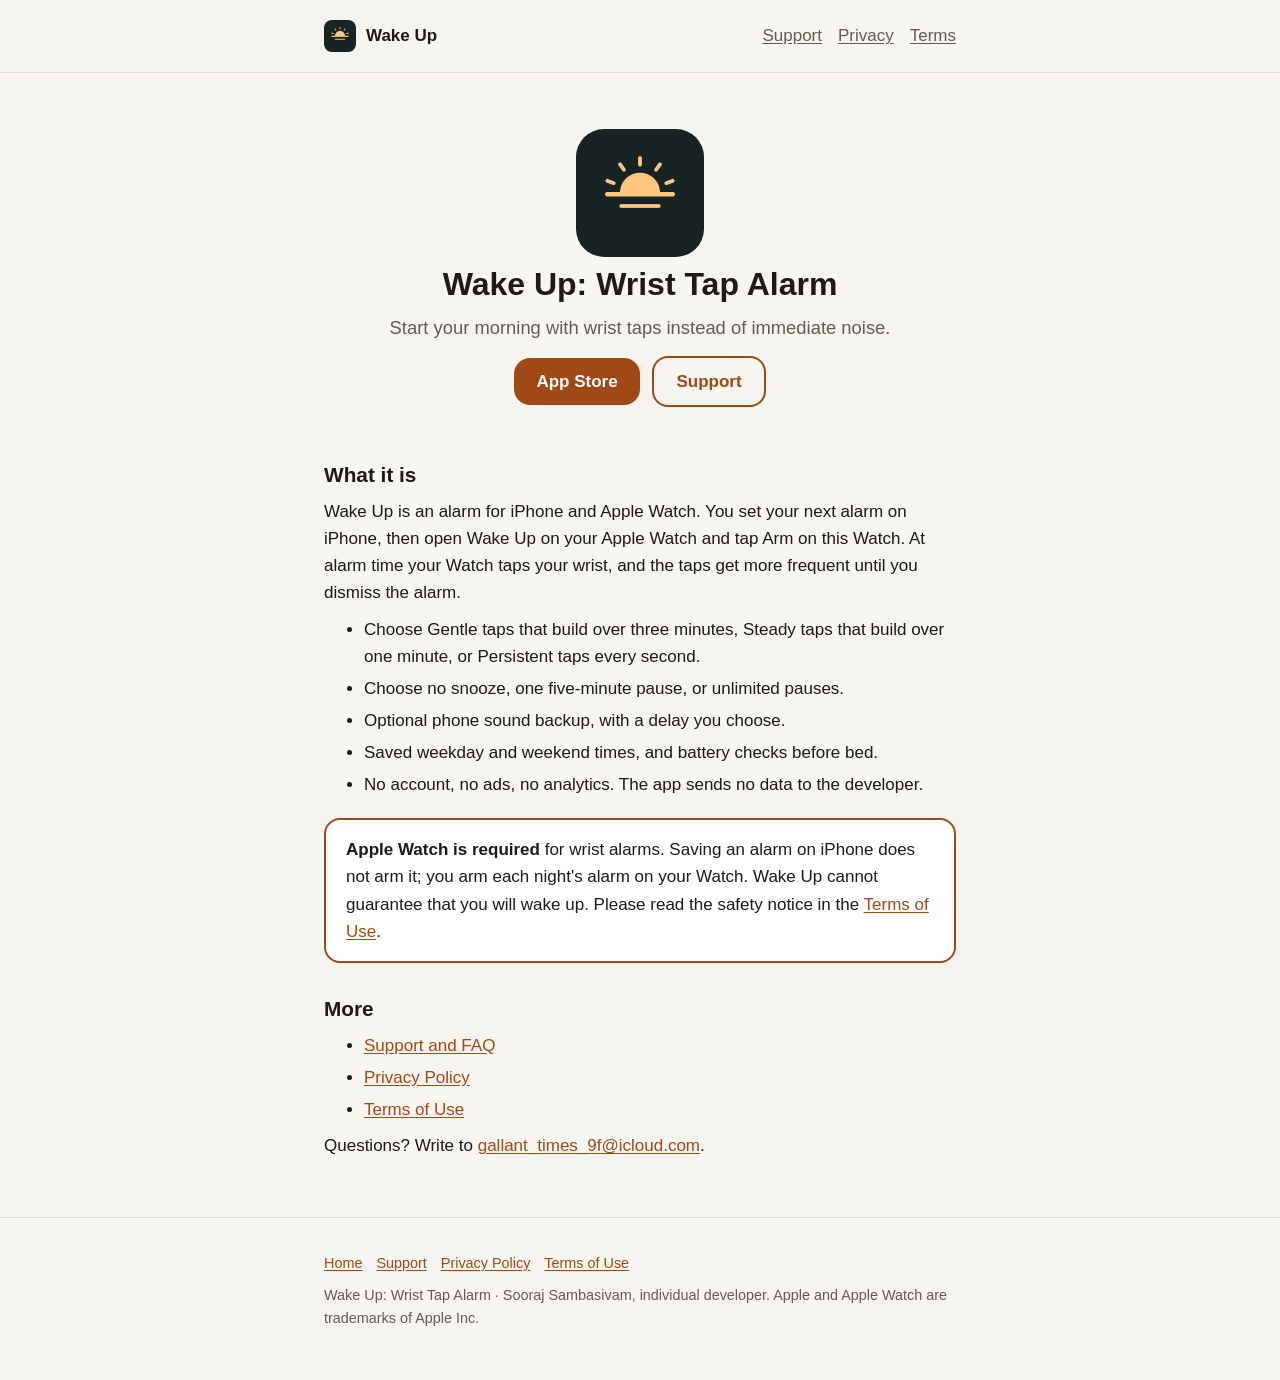
<file: index.html>
<!DOCTYPE html>
<html lang="en">
<head>
<meta charset="utf-8">
<meta name="viewport" content="width=device-width, initial-scale=1">
<meta name="color-scheme" content="light dark">
<title>Wake Up: Wrist Tap Alarm</title>
<meta name="description" content="Wake Up is an iPhone and Apple Watch alarm that wakes you with wrist taps.">
<link rel="icon" href="icon.png">
<link rel="stylesheet" href="style.css">
</head>
<body>
<header class="site"><div class="wrap">
<a class="brand" href="index.html" aria-current="page"><img src="icon.png" alt="" width="32" height="32">Wake Up</a>
<nav aria-label="Main"><a href="support.html">Support</a><a href="privacy.html">Privacy</a><a href="terms.html">Terms</a></nav>
</div></header>
<main><div class="wrap">
<div class="hero">
<img src="icon.png" alt="Wake Up app icon" width="128" height="128">
<h1>Wake Up: Wrist Tap Alarm</h1>
<p class="lead">Start your morning with wrist taps instead of immediate noise.</p>
<p>
<!-- TODO: replace href="#" with the App Store URL once the listing exists. -->
<a class="btn" href="#">App Store</a>
<a class="btn secondary" href="support.html">Support</a>
</p>
</div>
<h2>What it is</h2>
<p>Wake Up is an alarm for iPhone and Apple Watch. You set your next alarm on iPhone, then open Wake Up on your Apple Watch and tap Arm on this Watch. At alarm time your Watch taps your wrist, and the taps get more frequent until you dismiss the alarm.</p>
<ul>
<li>Choose Gentle taps that build over three minutes, Steady taps that build over one minute, or Persistent taps every second.</li>
<li>Choose no snooze, one five-minute pause, or unlimited pauses.</li>
<li>Optional phone sound backup, with a delay you choose.</li>
<li>Saved weekday and weekend times, and battery checks before bed.</li>
<li>No account, no ads, no analytics. The app sends no data to the developer.</li>
</ul>
<div class="card important"><p><strong>Apple Watch is required</strong> for wrist alarms. Saving an alarm on iPhone does not arm it; you arm each night's alarm on your Watch. Wake Up cannot guarantee that you will wake up. Please read the safety notice in the <a href="terms.html">Terms of Use</a>.</p></div>
<h2>More</h2>
<ul>
<li><a href="support.html">Support and FAQ</a></li>
<li><a href="privacy.html">Privacy Policy</a></li>
<li><a href="terms.html">Terms of Use</a></li>
</ul>
<p>Questions? Write to <a href="mailto:gallant_times_9f@icloud.com">gallant_times_9f@icloud.com</a>.</p>
</div></main>
<footer><div class="wrap">
<p><a href="index.html">Home</a><a href="support.html">Support</a><a href="privacy.html">Privacy Policy</a><a href="terms.html">Terms of Use</a></p>
<p>Wake Up: Wrist Tap Alarm &middot; Sooraj Sambasivam, individual developer. Apple and Apple Watch are trademarks of Apple Inc.</p>
</div></footer>
</body>
</html>
</file>
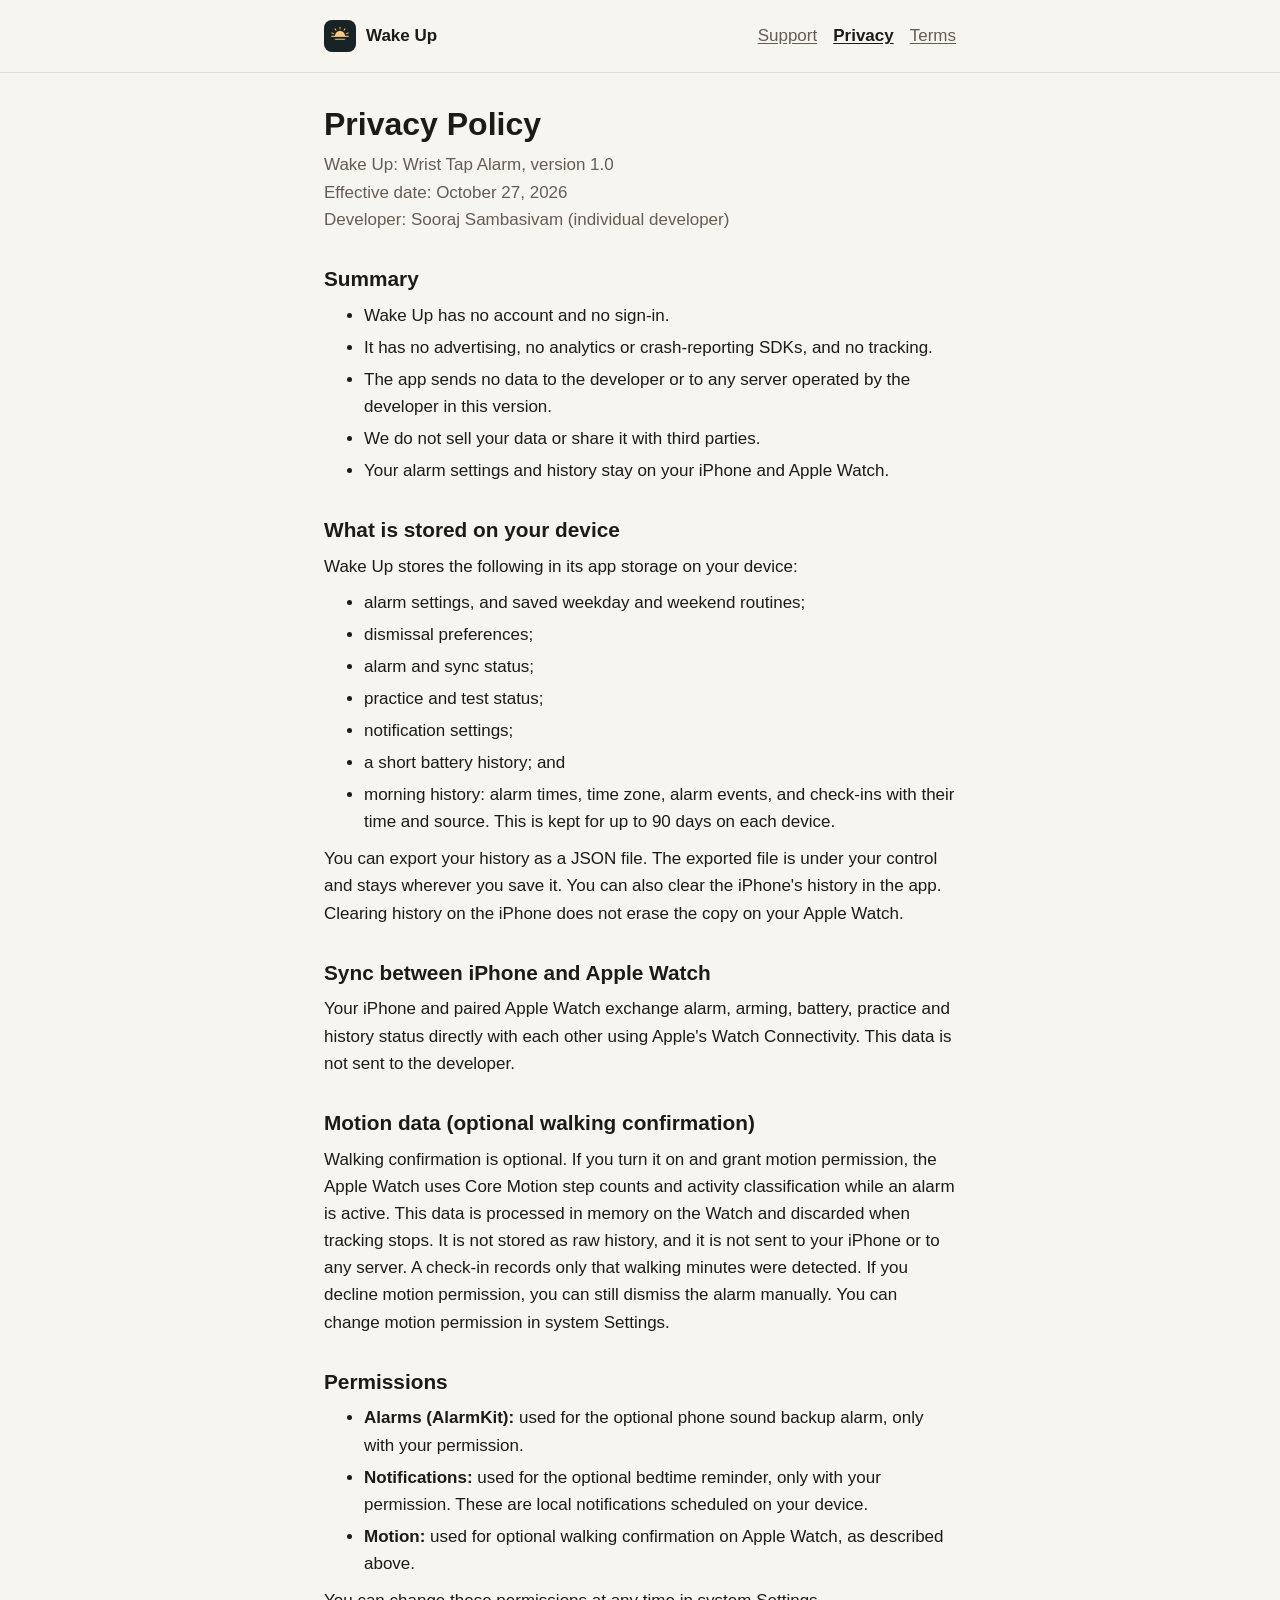
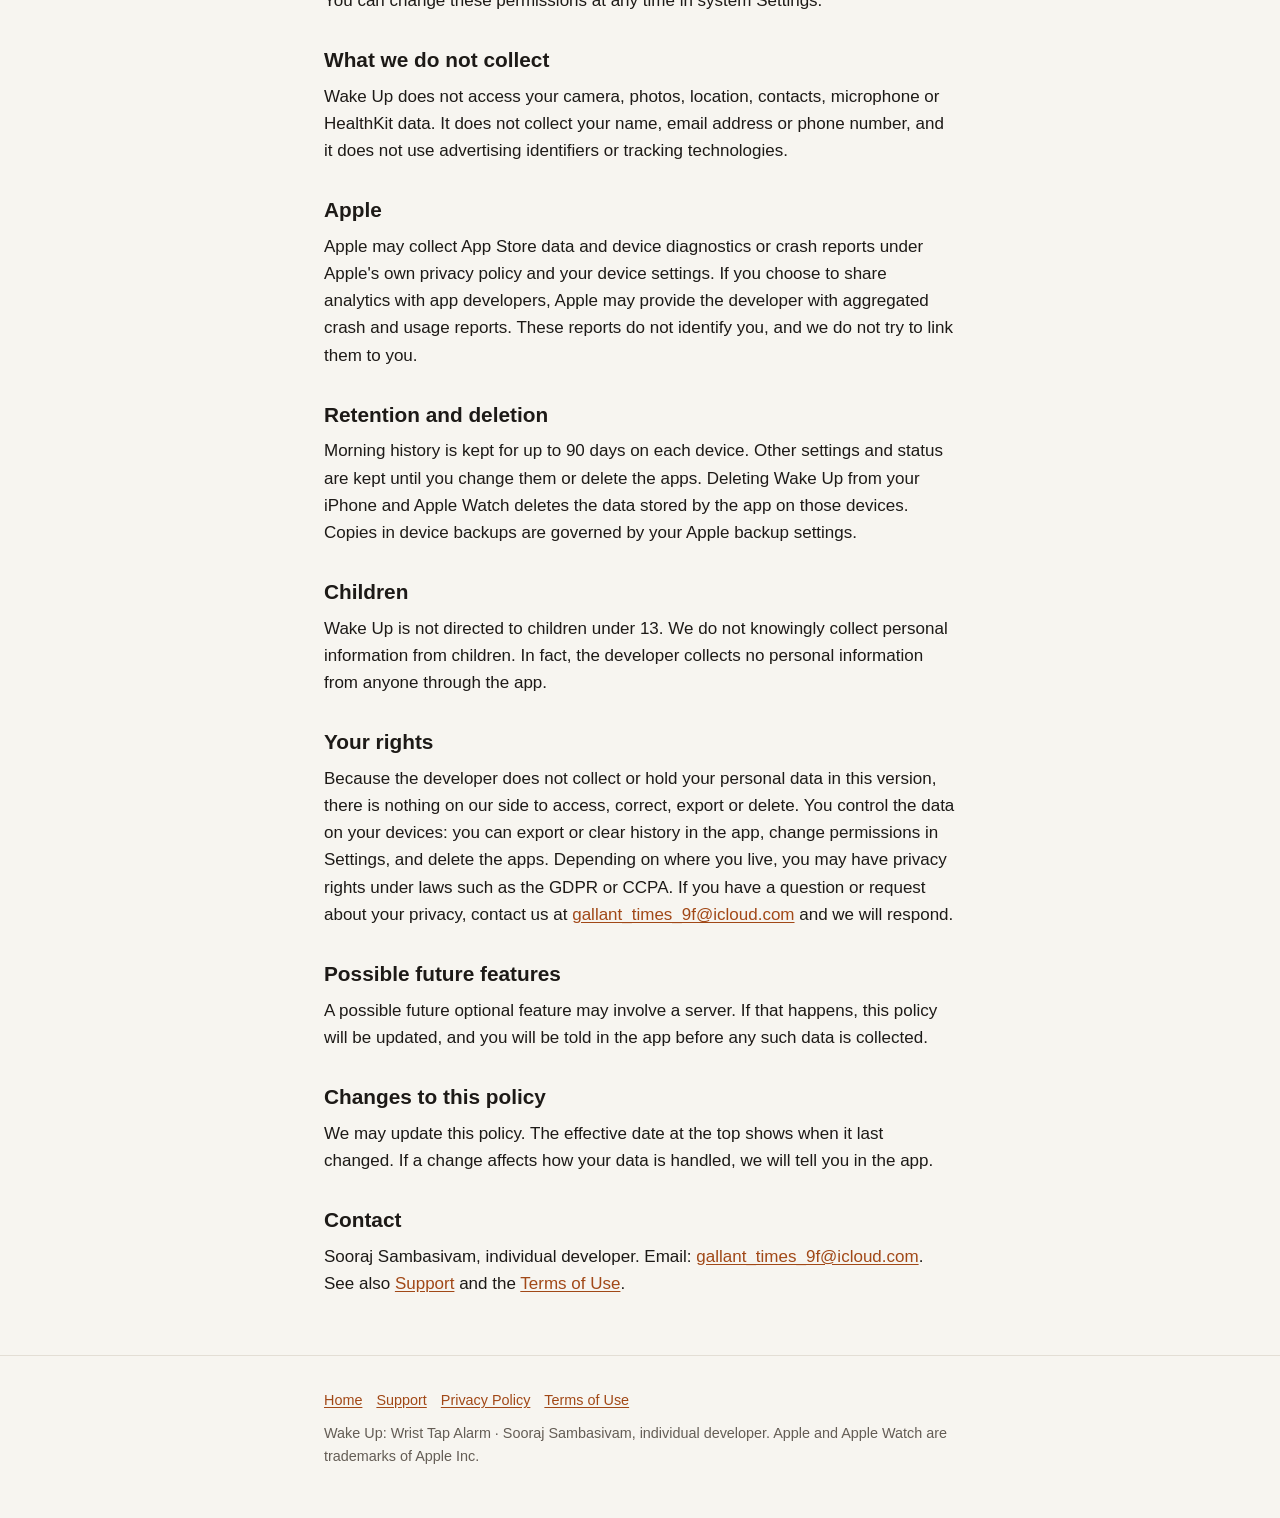
<file: privacy.html>
<!DOCTYPE html>
<html lang="en">
<head>
<meta charset="utf-8">
<meta name="viewport" content="width=device-width, initial-scale=1">
<meta name="color-scheme" content="light dark">
<title>Privacy Policy - Wake Up: Wrist Tap Alarm</title>
<meta name="description" content="Privacy Policy for Wake Up: Wrist Tap Alarm, version 1.0.">
<link rel="icon" href="icon.png">
<link rel="stylesheet" href="style.css">
</head>
<body>
<header class="site"><div class="wrap">
<a class="brand" href="index.html"><img src="icon.png" alt="" width="32" height="32">Wake Up</a>
<nav aria-label="Main"><a href="support.html">Support</a><a href="privacy.html" aria-current="page">Privacy</a><a href="terms.html">Terms</a></nav>
</div></header>
<main><div class="wrap">
<h1>Privacy Policy</h1>
<p class="meta">Wake Up: Wrist Tap Alarm, version 1.0<br>Effective date: October 27, 2026<br>Developer: Sooraj Sambasivam (individual developer)</p>

<h2>Summary</h2>
<ul>
<li>Wake Up has no account and no sign-in.</li>
<li>It has no advertising, no analytics or crash-reporting SDKs, and no tracking.</li>
<li>The app sends no data to the developer or to any server operated by the developer in this version.</li>
<li>We do not sell your data or share it with third parties.</li>
<li>Your alarm settings and history stay on your iPhone and Apple Watch.</li>
</ul>

<h2>What is stored on your device</h2>
<p>Wake Up stores the following in its app storage on your device:</p>
<ul>
<li>alarm settings, and saved weekday and weekend routines;</li>
<li>dismissal preferences;</li>
<li>alarm and sync status;</li>
<li>practice and test status;</li>
<li>notification settings;</li>
<li>a short battery history; and</li>
<li>morning history: alarm times, time zone, alarm events, and check-ins with their time and source. This is kept for up to 90 days on each device.</li>
</ul>
<p>You can export your history as a JSON file. The exported file is under your control and stays wherever you save it. You can also clear the iPhone's history in the app. Clearing history on the iPhone does not erase the copy on your Apple Watch.</p>

<h2>Sync between iPhone and Apple Watch</h2>
<p>Your iPhone and paired Apple Watch exchange alarm, arming, battery, practice and history status directly with each other using Apple's Watch Connectivity. This data is not sent to the developer.</p>

<h2>Motion data (optional walking confirmation)</h2>
<p>Walking confirmation is optional. If you turn it on and grant motion permission, the Apple Watch uses Core Motion step counts and activity classification while an alarm is active. This data is processed in memory on the Watch and discarded when tracking stops. It is not stored as raw history, and it is not sent to your iPhone or to any server. A check-in records only that walking minutes were detected. If you decline motion permission, you can still dismiss the alarm manually. You can change motion permission in system Settings.</p>

<h2>Permissions</h2>
<ul>
<li><strong>Alarms (AlarmKit):</strong> used for the optional phone sound backup alarm, only with your permission.</li>
<li><strong>Notifications:</strong> used for the optional bedtime reminder, only with your permission. These are local notifications scheduled on your device.</li>
<li><strong>Motion:</strong> used for optional walking confirmation on Apple Watch, as described above.</li>
</ul>
<p>You can change these permissions at any time in system Settings.</p>

<h2>What we do not collect</h2>
<p>Wake Up does not access your camera, photos, location, contacts, microphone or HealthKit data. It does not collect your name, email address or phone number, and it does not use advertising identifiers or tracking technologies.</p>

<h2>Apple</h2>
<p>Apple may collect App Store data and device diagnostics or crash reports under Apple's own privacy policy and your device settings. If you choose to share analytics with app developers, Apple may provide the developer with aggregated crash and usage reports. These reports do not identify you, and we do not try to link them to you.</p>

<h2>Retention and deletion</h2>
<p>Morning history is kept for up to 90 days on each device. Other settings and status are kept until you change them or delete the apps. Deleting Wake Up from your iPhone and Apple Watch deletes the data stored by the app on those devices. Copies in device backups are governed by your Apple backup settings.</p>

<h2>Children</h2>
<p>Wake Up is not directed to children under 13. We do not knowingly collect personal information from children. In fact, the developer collects no personal information from anyone through the app.</p>

<h2>Your rights</h2>
<p>Because the developer does not collect or hold your personal data in this version, there is nothing on our side to access, correct, export or delete. You control the data on your devices: you can export or clear history in the app, change permissions in Settings, and delete the apps. Depending on where you live, you may have privacy rights under laws such as the GDPR or CCPA. If you have a question or request about your privacy, contact us at <a href="mailto:gallant_times_9f@icloud.com">gallant_times_9f@icloud.com</a> and we will respond.</p>

<h2>Possible future features</h2>
<p>A possible future optional feature may involve a server. If that happens, this policy will be updated, and you will be told in the app before any such data is collected.</p>

<h2>Changes to this policy</h2>
<p>We may update this policy. The effective date at the top shows when it last changed. If a change affects how your data is handled, we will tell you in the app.</p>

<h2>Contact</h2>
<p>Sooraj Sambasivam, individual developer. Email: <a href="mailto:gallant_times_9f@icloud.com">gallant_times_9f@icloud.com</a>. See also <a href="support.html">Support</a> and the <a href="terms.html">Terms of Use</a>.</p>
</div></main>
<footer><div class="wrap">
<p><a href="index.html">Home</a><a href="support.html">Support</a><a href="privacy.html">Privacy Policy</a><a href="terms.html">Terms of Use</a></p>
<p>Wake Up: Wrist Tap Alarm &middot; Sooraj Sambasivam, individual developer. Apple and Apple Watch are trademarks of Apple Inc.</p>
</div></footer>
</body>
</html>
</file>
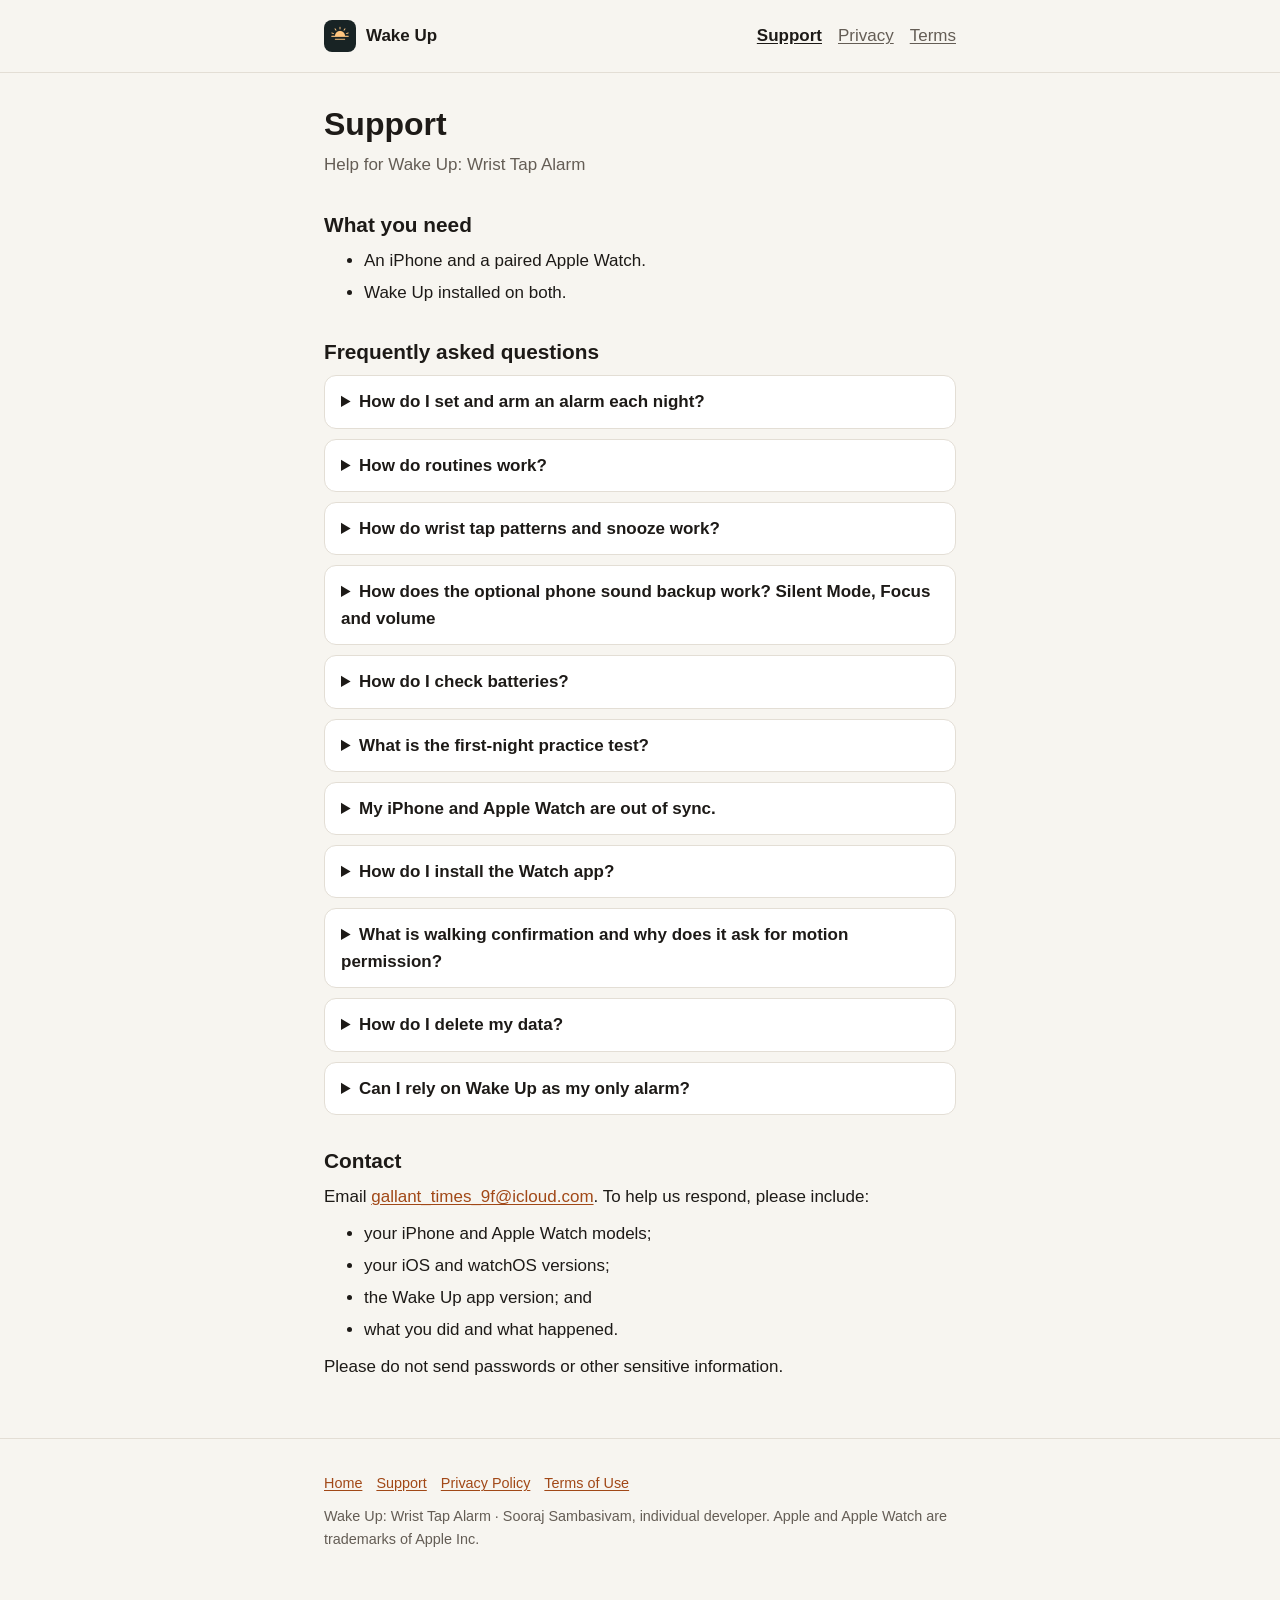
<file: support.html>
<!DOCTYPE html>
<html lang="en">
<head>
<meta charset="utf-8">
<meta name="viewport" content="width=device-width, initial-scale=1">
<meta name="color-scheme" content="light dark">
<title>Support - Wake Up: Wrist Tap Alarm</title>
<meta name="description" content="Support and frequently asked questions for Wake Up: Wrist Tap Alarm.">
<link rel="icon" href="icon.png">
<link rel="stylesheet" href="style.css">
</head>
<body>
<header class="site"><div class="wrap">
<a class="brand" href="index.html"><img src="icon.png" alt="" width="32" height="32">Wake Up</a>
<nav aria-label="Main"><a href="support.html" aria-current="page">Support</a><a href="privacy.html">Privacy</a><a href="terms.html">Terms</a></nav>
</div></header>
<main><div class="wrap">
<h1>Support</h1>
<p class="meta">Help for Wake Up: Wrist Tap Alarm</p>
<h2>What you need</h2>
<ul>
<li>An iPhone and a paired Apple Watch.</li>
<li>Wake Up installed on both.</li>
</ul>
<h2>Frequently asked questions</h2>
<details><summary>How do I set and arm an alarm each night?</summary><p>Set your alarm on iPhone. Then open Wake Up on your Apple Watch and tap <strong>Arm on this Watch</strong>. Saving on iPhone is not arming: the wrist alarm only runs after you arm it on the Watch. Do this each night.</p></details>
<details><summary>How do routines work?</summary><p>You can save weekday and weekend times so you do not need to enter them each day. After you dismiss an alarm, or when Wake Up next runs, the next occurrence is prepared. You still need to open the Watch app and arm each wrist alarm.</p></details>
<details><summary>How do wrist tap patterns and snooze work?</summary><p>Gentle taps build over three minutes, Steady taps build over one minute, and Persistent taps come every second. For snooze you can choose none, one five-minute pause, or unlimited pauses. When taps resume after a pause, they return at their fastest pace. Wake Up changes how often the taps come, not how strong they are.</p></details>
<details><summary>How does the optional phone sound backup work? Silent Mode, Focus and volume</summary><p>If you turn it on, your iPhone plays a sound alarm three, five or ten minutes after wrist taps begin, whichever delay you choose. It needs alarm permission. Sound follows your iPhone's alarm volume. Check your volume and your Focus settings before bed. Wake Up does not change your Focus settings. It cannot sound if the iPhone has no power.</p></details>
<details><summary>How do I check batteries?</summary><p>The before-bed view shows the battery level of both your iPhone and Apple Watch, with charging guidance. An optional bedtime reminder can be turned on in Settings. Battery forecasts are estimates, and no alarm can work on a device without power.</p></details>
<details><summary>What is the first-night practice test?</summary><p>On your Watch, tap the info button, then <strong>Try wrist taps</strong>. A sample tap is immediate and you confirm it. A separate scheduled test starts after one minute; end it with <strong>Finish test</strong> on the Watch. Practice never arms a real alarm and schedules no phone sound. Then set and arm your real alarm separately.</p></details>
<details><summary>My iPhone and Apple Watch are out of sync.</summary><p>Open Wake Up on both devices, keep Bluetooth on, and keep the devices near each other. Each app shows <strong>Last heard from&hellip;</strong> for the other device so you can see when they last connected. Dismissing on one device while disconnected may be delayed until they sync.</p></details>
<details><summary>How do I install the Watch app?</summary><p>On your iPhone, open the Watch app, tap <strong>My Watch</strong>, scroll to <strong>Available Apps</strong>, and tap Install next to Wake Up.</p></details>
<details><summary>What is walking confirmation and why does it ask for motion permission?</summary><p>It is optional. After an alarm, the Watch looks for five qualifying walking minutes using step counts and activity classification. Open Wake Up on the Watch to finish after it is detected. It does not prove you are awake. If you decline motion permission, you can still dismiss manually. You can change the permission in system Settings, and turn the feature off in the alarm editor.</p></details>
<details><summary>How do I delete my data?</summary><p>In the app, you can export your history as JSON or clear this iPhone's history. Clearing on iPhone does not erase the Watch's copy. Deleting Wake Up from your iPhone and Watch removes the data stored by the app. See the <a href="privacy.html">Privacy Policy</a>.</p></details>
<details><summary>Can I rely on Wake Up as my only alarm?</summary><p>No. Wake Up cannot guarantee you will wake up. System Stop can end wrist taps, and Watch sessions have system limits. If oversleeping would have serious consequences, use more than one alarm. See the <a href="terms.html">Terms of Use</a>.</p></details>

<h2>Contact</h2>
<p>Email <a href="mailto:gallant_times_9f@icloud.com">gallant_times_9f@icloud.com</a>. To help us respond, please include:</p>
<ul>
<li>your iPhone and Apple Watch models;</li>
<li>your iOS and watchOS versions;</li>
<li>the Wake Up app version; and</li>
<li>what you did and what happened.</li>
</ul>
<p>Please do not send passwords or other sensitive information.</p>
</div></main>
<footer><div class="wrap">
<p><a href="index.html">Home</a><a href="support.html">Support</a><a href="privacy.html">Privacy Policy</a><a href="terms.html">Terms of Use</a></p>
<p>Wake Up: Wrist Tap Alarm &middot; Sooraj Sambasivam, individual developer. Apple and Apple Watch are trademarks of Apple Inc.</p>
</div></footer>
</body>
</html>
</file>
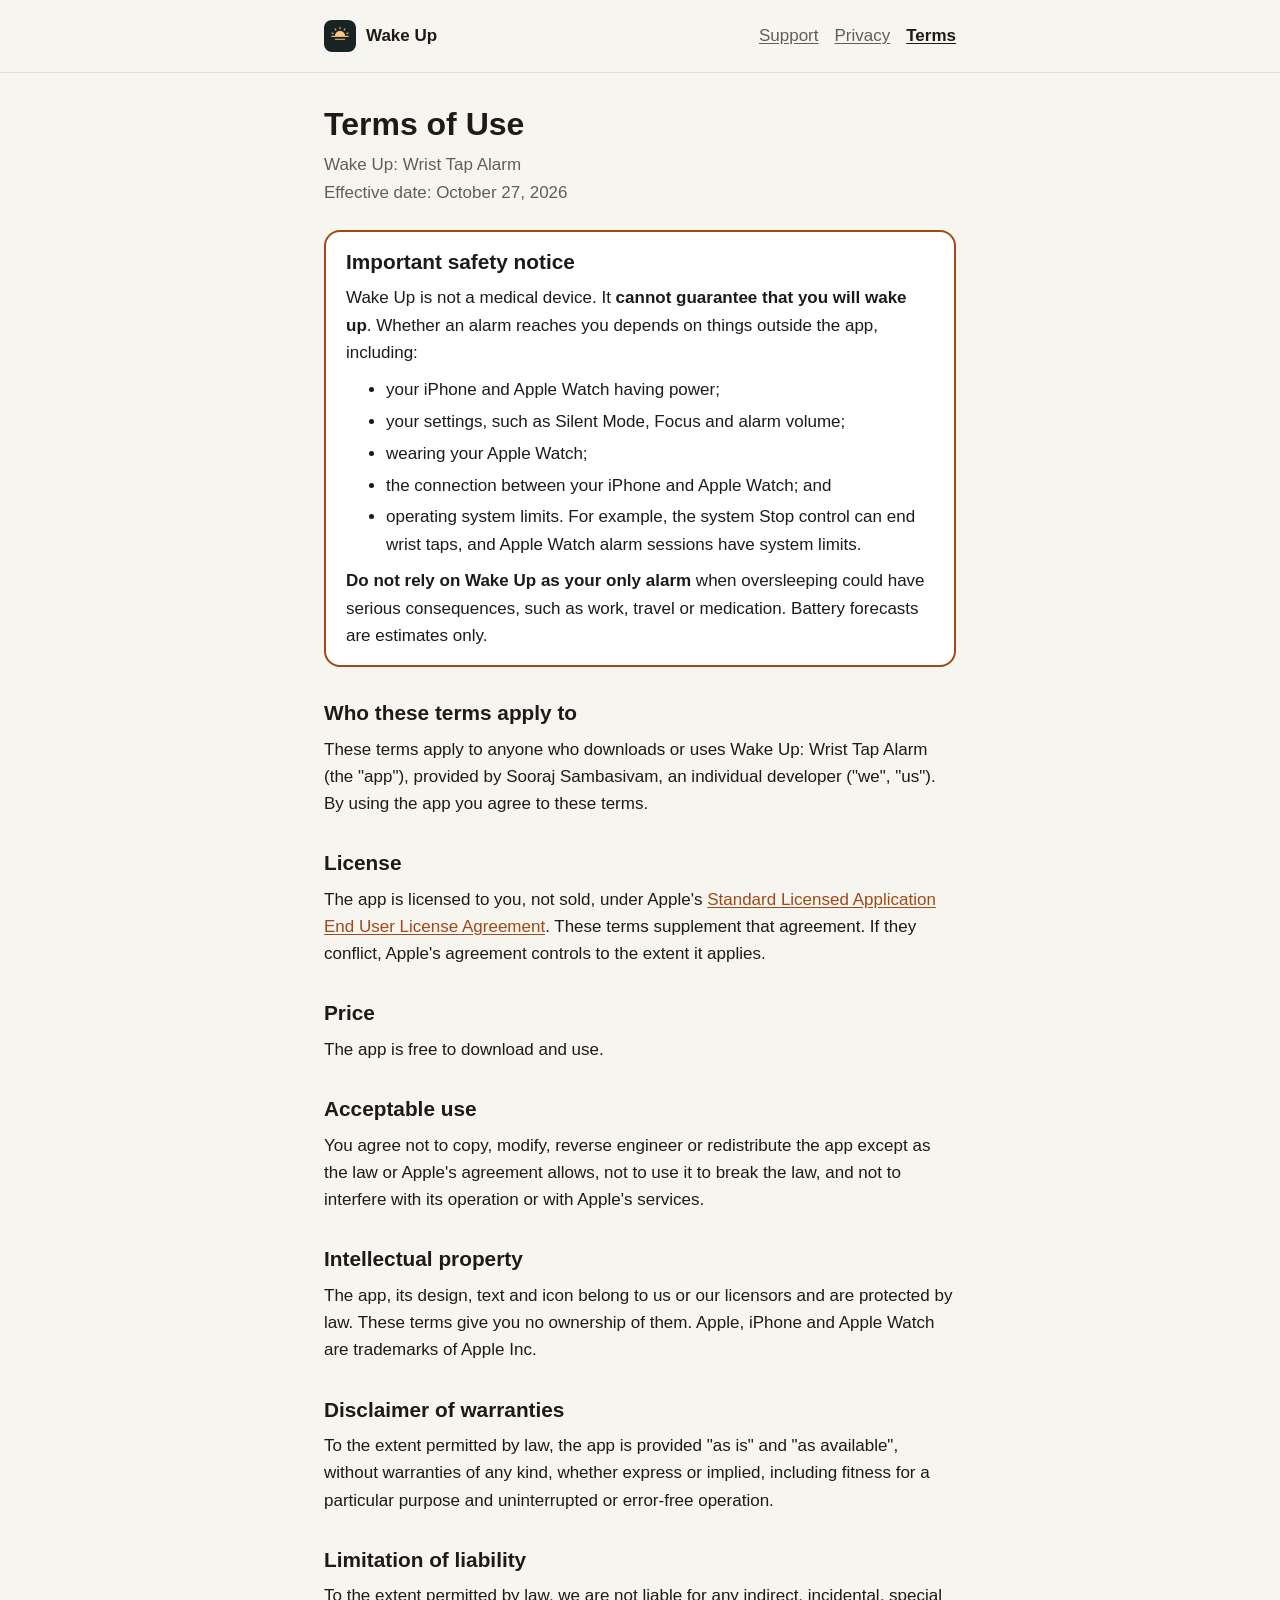
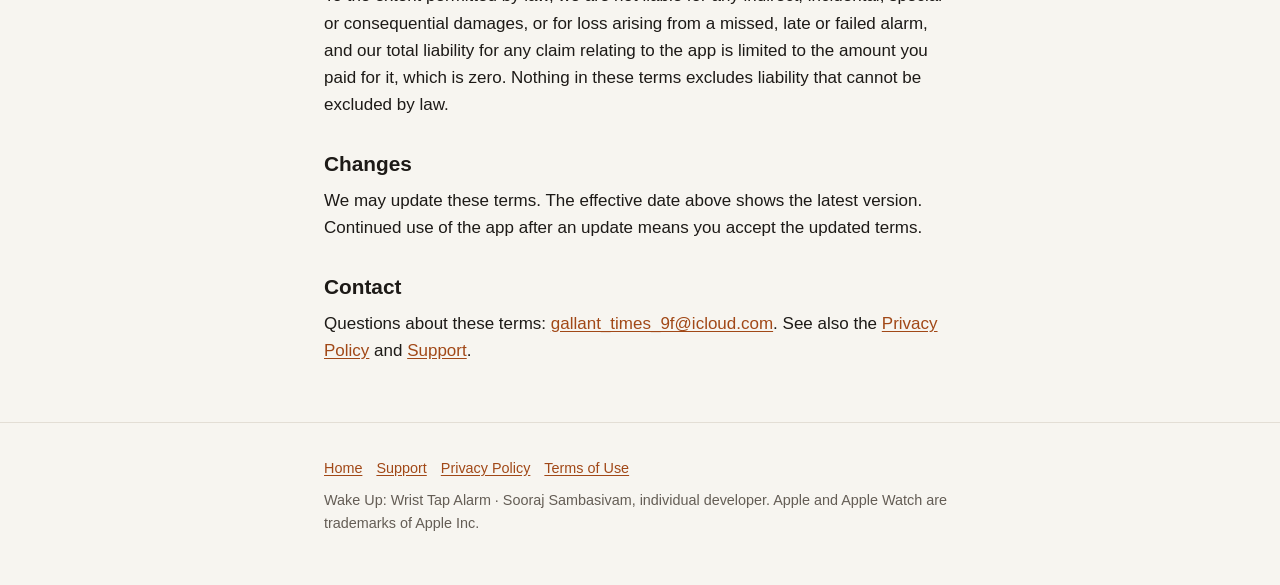
<file: terms.html>
<!DOCTYPE html>
<html lang="en">
<head>
<meta charset="utf-8">
<meta name="viewport" content="width=device-width, initial-scale=1">
<meta name="color-scheme" content="light dark">
<title>Terms of Use - Wake Up: Wrist Tap Alarm</title>
<meta name="description" content="Terms of Use for Wake Up: Wrist Tap Alarm.">
<link rel="icon" href="icon.png">
<link rel="stylesheet" href="style.css">
</head>
<body>
<header class="site"><div class="wrap">
<a class="brand" href="index.html"><img src="icon.png" alt="" width="32" height="32">Wake Up</a>
<nav aria-label="Main"><a href="support.html">Support</a><a href="privacy.html">Privacy</a><a href="terms.html" aria-current="page">Terms</a></nav>
</div></header>
<main><div class="wrap">
<h1>Terms of Use</h1>
<p class="meta">Wake Up: Wrist Tap Alarm<br>Effective date: October 27, 2026</p>

<div class="card important">
<h2 style="margin-top:0">Important safety notice</h2>
<p>Wake Up is not a medical device. It <strong>cannot guarantee that you will wake up</strong>. Whether an alarm reaches you depends on things outside the app, including:</p>
<ul>
<li>your iPhone and Apple Watch having power;</li>
<li>your settings, such as Silent Mode, Focus and alarm volume;</li>
<li>wearing your Apple Watch;</li>
<li>the connection between your iPhone and Apple Watch; and</li>
<li>operating system limits. For example, the system Stop control can end wrist taps, and Apple Watch alarm sessions have system limits.</li>
</ul>
<p><strong>Do not rely on Wake Up as your only alarm</strong> when oversleeping could have serious consequences, such as work, travel or medication. Battery forecasts are estimates only.</p>
</div>

<h2>Who these terms apply to</h2>
<p>These terms apply to anyone who downloads or uses Wake Up: Wrist Tap Alarm (the "app"), provided by Sooraj Sambasivam, an individual developer ("we", "us"). By using the app you agree to these terms.</p>

<h2>License</h2>
<p>The app is licensed to you, not sold, under Apple's <a href="https://www.apple.com/legal/internet-services/itunes/dev/stdeula/">Standard Licensed Application End User License Agreement</a>. These terms supplement that agreement. If they conflict, Apple's agreement controls to the extent it applies.</p>

<h2>Price</h2>
<p>The app is free to download and use.</p>

<h2>Acceptable use</h2>
<p>You agree not to copy, modify, reverse engineer or redistribute the app except as the law or Apple's agreement allows, not to use it to break the law, and not to interfere with its operation or with Apple's services.</p>

<h2>Intellectual property</h2>
<p>The app, its design, text and icon belong to us or our licensors and are protected by law. These terms give you no ownership of them. Apple, iPhone and Apple Watch are trademarks of Apple Inc.</p>

<h2>Disclaimer of warranties</h2>
<p>To the extent permitted by law, the app is provided "as is" and "as available", without warranties of any kind, whether express or implied, including fitness for a particular purpose and uninterrupted or error-free operation.</p>

<h2>Limitation of liability</h2>
<p>To the extent permitted by law, we are not liable for any indirect, incidental, special or consequential damages, or for loss arising from a missed, late or failed alarm, and our total liability for any claim relating to the app is limited to the amount you paid for it, which is zero. Nothing in these terms excludes liability that cannot be excluded by law.</p>

<h2>Changes</h2>
<p>We may update these terms. The effective date above shows the latest version. Continued use of the app after an update means you accept the updated terms.</p>

<h2>Contact</h2>
<p>Questions about these terms: <a href="mailto:gallant_times_9f@icloud.com">gallant_times_9f@icloud.com</a>. See also the <a href="privacy.html">Privacy Policy</a> and <a href="support.html">Support</a>.</p>
</div></main>
<footer><div class="wrap">
<p><a href="index.html">Home</a><a href="support.html">Support</a><a href="privacy.html">Privacy Policy</a><a href="terms.html">Terms of Use</a></p>
<p>Wake Up: Wrist Tap Alarm &middot; Sooraj Sambasivam, individual developer. Apple and Apple Watch are trademarks of Apple Inc.</p>
</div></footer>
</body>
</html>
</file>
<file: style.css>
:root{--bg:#f7f5f0;--surface:#fff;--text:#1d1a17;--muted:#645d55;--accent:#a14817;--on-accent:#fff;--line:#e3ded5}
@media (prefers-color-scheme:dark){:root{--bg:#0e1111;--surface:#181c1c;--text:#f1eee8;--muted:#a9a49b;--accent:#ffb86e;--on-accent:#000;--line:#2a3030}}
*{box-sizing:border-box}
html{-webkit-text-size-adjust:100%}
body{margin:0;background:var(--bg);color:var(--text);font:17px/1.6 ui-rounded,"SF Pro Rounded",-apple-system,BlinkMacSystemFont,"Segoe UI",Roboto,Helvetica,Arial,sans-serif}
.wrap{max-width:42rem;margin:0 auto;padding:0 20px}
header.site{padding:20px 0;border-bottom:1px solid var(--line)}
header.site .wrap{display:flex;flex-wrap:wrap;gap:8px 20px;align-items:center;justify-content:space-between}
header.site a.brand{display:flex;align-items:center;gap:10px;font-weight:700;color:var(--text);text-decoration:none}
header.site img{width:32px;height:32px;border-radius:8px}
nav a{margin-right:16px;color:var(--muted)}
nav a:last-child{margin-right:0}
nav a[aria-current="page"]{color:var(--text);font-weight:600}
main{padding:32px 0 48px}
h1{font-size:2rem;line-height:1.2;margin:0 0 8px}
h2{font-size:1.3rem;line-height:1.3;margin:2rem 0 .5rem}
h3{font-size:1.05rem;margin:1.5rem 0 .25rem}
p,ul,ol{margin:.6rem 0}
li{margin:.3rem 0}
a{color:var(--accent);text-underline-offset:2px}
a:focus-visible{outline:3px solid var(--accent);outline-offset:2px;border-radius:4px}
.meta{color:var(--muted);margin:0 0 1.5rem}
.card{background:var(--surface);border:1px solid var(--line);border-radius:16px;padding:16px 20px;margin:1.25rem 0}
.card.important{border-color:var(--accent);border-width:2px}
.card p:first-child{margin-top:0}.card p:last-child{margin-bottom:0}
.hero{text-align:center;padding:24px 0 8px}
.hero img{width:128px;height:128px;border-radius:28px}
.hero p.lead{font-size:1.15rem;color:var(--muted)}
.btn{display:inline-block;min-height:44px;padding:10px 22px;border-radius:16px;background:var(--accent);color:var(--on-accent);font-weight:600;text-decoration:none;margin:4px}
.btn.secondary{background:transparent;color:var(--accent);border:2px solid var(--accent)}
details{background:var(--surface);border:1px solid var(--line);border-radius:12px;padding:12px 16px;margin:10px 0}
summary{cursor:pointer;font-weight:600;min-height:24px}
details[open] summary{margin-bottom:6px}
footer{border-top:1px solid var(--line);padding:24px 0 40px;color:var(--muted);font-size:.9rem}
footer a{margin-right:14px}
@media (max-width:480px){body{font-size:16px}h1{font-size:1.65rem}}
</file>
